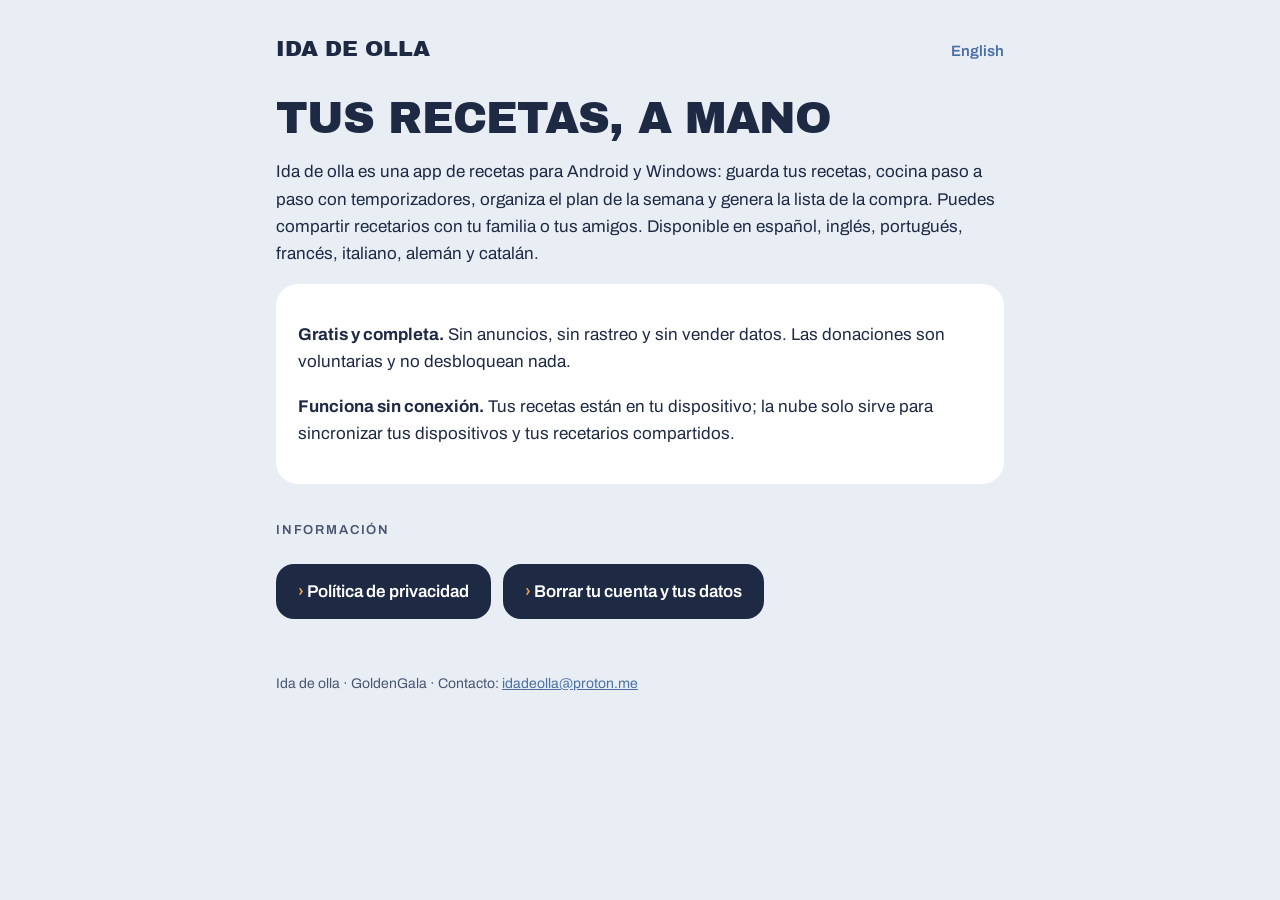
<file: index.html>
<!doctype html>
<html lang="es">
<head>
<meta charset="utf-8">
<meta name="viewport" content="width=device-width, initial-scale=1">
<title>Ida de olla</title>
<meta name="description" content="Ida de olla: tus recetas, tu plan semanal y tu lista de la compra, en el móvil y en el PC. Gratis, sin anuncios y sin rastreo.">
<link rel="alternate" hreflang="es" href="https://goldengala.github.io/ida-de-olla-web/">
<link rel="alternate" hreflang="en" href="https://goldengala.github.io/ida-de-olla-web/en/">
<link rel="stylesheet" href="estilo.css">
</head>
<body>
<main>
  <header><a href="./">Ida de olla</a> <a class="idioma" href="en/" lang="en">English</a></header>

  <h1>Tus recetas, a mano</h1>
  <p>Ida de olla es una app de recetas para Android y Windows: guarda tus recetas, cocina paso a paso con
  temporizadores, organiza el plan de la semana y genera la lista de la compra. Puedes compartir recetarios
  con tu familia o tus amigos. Disponible en español, inglés, portugués, francés, italiano, alemán y
  catalán.</p>

  <div class="tarjeta">
    <p><strong>Gratis y completa.</strong> Sin anuncios, sin rastreo y sin vender datos. Las donaciones
    son voluntarias y no desbloquean nada.</p>
    <p><strong>Funciona sin conexión.</strong> Tus recetas están en tu dispositivo; la nube solo sirve
    para sincronizar tus dispositivos y tus recetarios compartidos.</p>
  </div>

  <h2>Información</h2>
  <p>
    <a class="boton" href="privacidad.html">Política de privacidad</a>
    <a class="boton" href="borrar-cuenta.html">Borrar tu cuenta y tus datos</a>
  </p>

  <footer>
    Ida de olla · GoldenGala · Contacto:
    <a href="mailto:idadeolla@proton.me">idadeolla@proton.me</a>
  </footer>
</main>
</body>
</html>
</file>
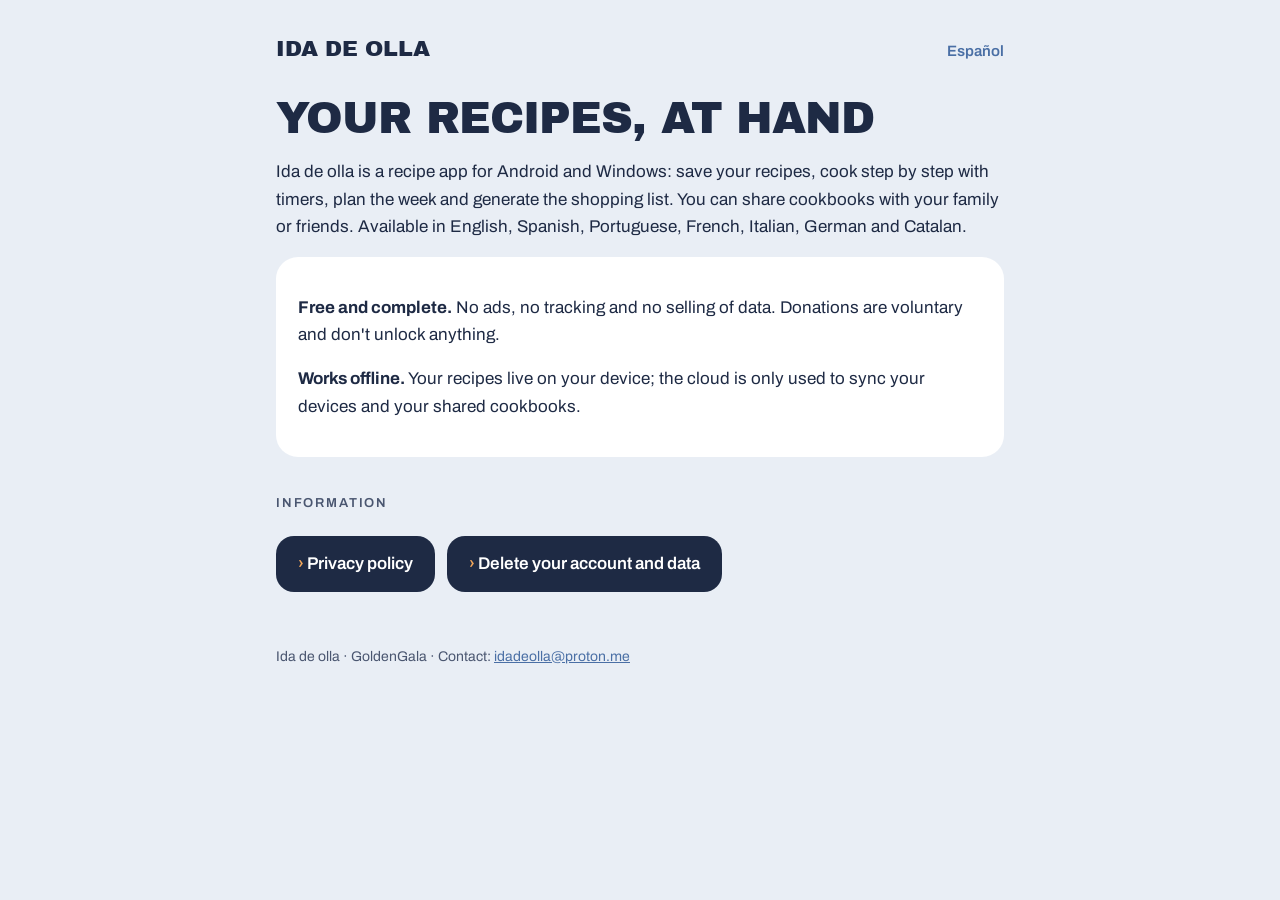
<file: en/index.html>
<!doctype html>
<html lang="en">
<head>
<meta charset="utf-8">
<meta name="viewport" content="width=device-width, initial-scale=1">
<title>Ida de olla</title>
<meta name="description" content="Ida de olla: your recipes, your weekly plan and your shopping list, on your phone and your PC. Free, no ads and no tracking.">
<link rel="alternate" hreflang="es" href="https://goldengala.github.io/ida-de-olla-web/">
<link rel="alternate" hreflang="en" href="https://goldengala.github.io/ida-de-olla-web/en/">
<link rel="stylesheet" href="../estilo.css">
</head>
<body>
<main>
  <header><a href="./">Ida de olla</a> <a class="idioma" href="../" lang="es">Español</a></header>

  <h1>Your recipes, at hand</h1>
  <p>Ida de olla is a recipe app for Android and Windows: save your recipes, cook step by step with
  timers, plan the week and generate the shopping list. You can share cookbooks with your family or
  friends. Available in English, Spanish, Portuguese, French, Italian, German and Catalan.</p>

  <div class="tarjeta">
    <p><strong>Free and complete.</strong> No ads, no tracking and no selling of data. Donations are
    voluntary and don't unlock anything.</p>
    <p><strong>Works offline.</strong> Your recipes live on your device; the cloud is only used to sync
    your devices and your shared cookbooks.</p>
  </div>

  <h2>Information</h2>
  <p>
    <a class="boton" href="privacy.html">Privacy policy</a>
    <a class="boton" href="delete-account.html">Delete your account and data</a>
  </p>

  <footer>
    Ida de olla · GoldenGala · Contact:
    <a href="mailto:idadeolla@proton.me">idadeolla@proton.me</a>
  </footer>
</main>
</body>
</html>
</file>
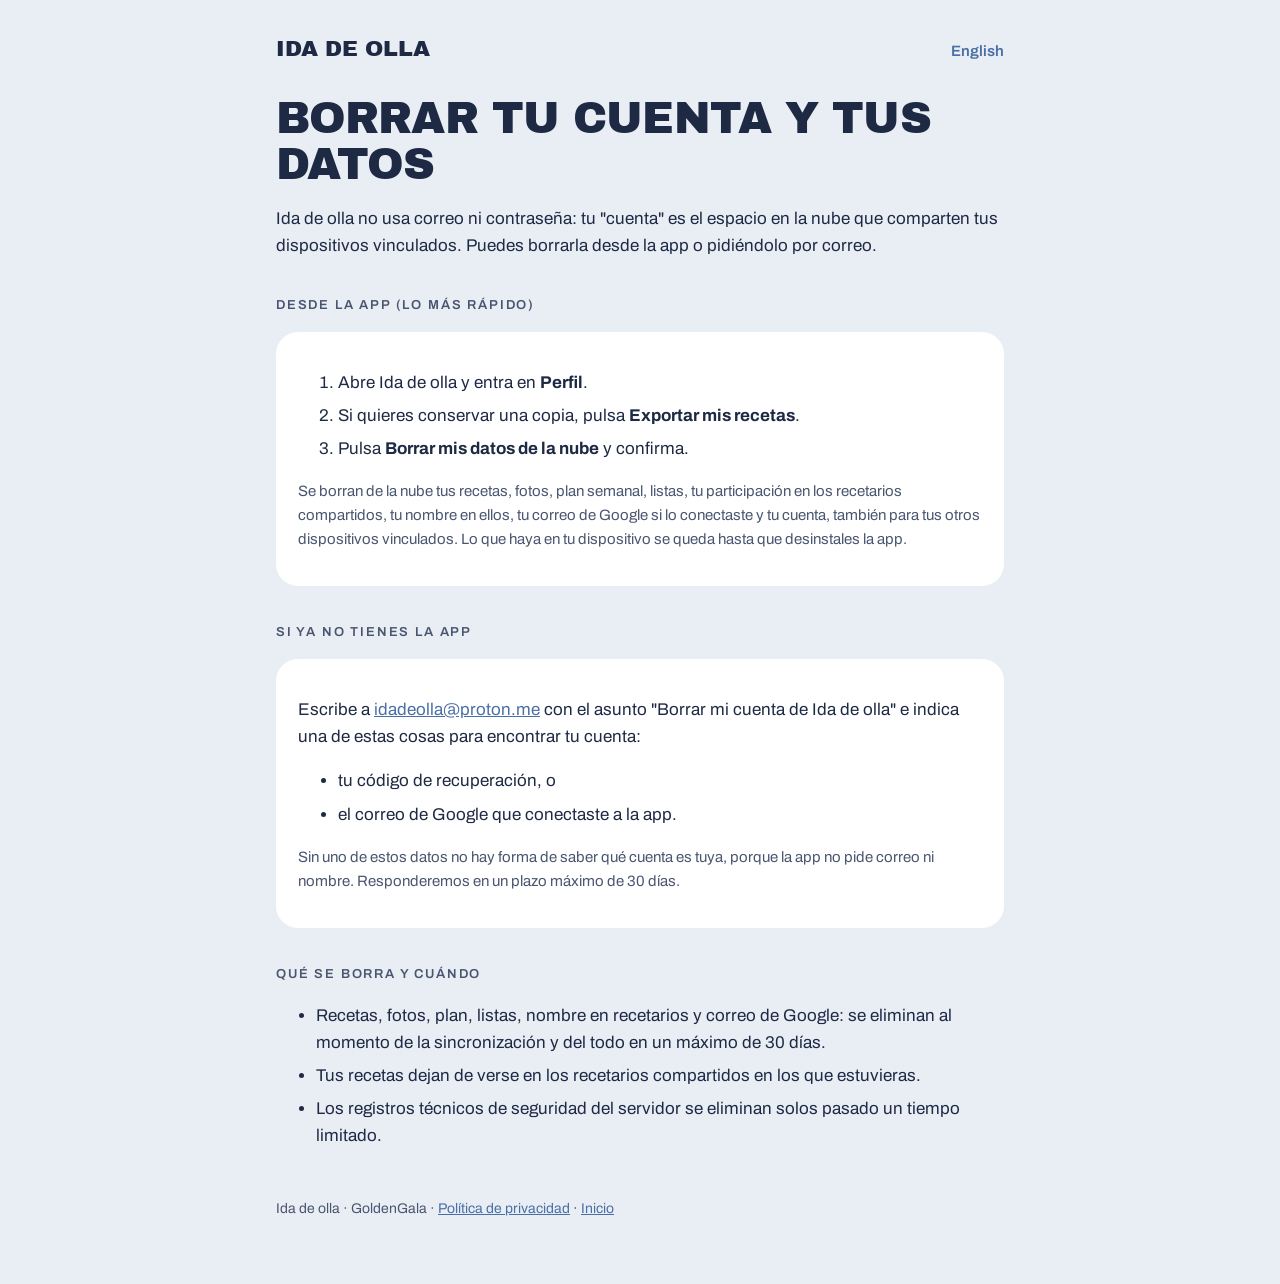
<file: borrar-cuenta.html>
<!doctype html>
<html lang="es">
<head>
<meta charset="utf-8">
<meta name="viewport" content="width=device-width, initial-scale=1">
<title>Borrar tu cuenta · Ida de olla</title>
<meta name="description" content="Cómo borrar tu cuenta y tus datos de Ida de olla.">
<link rel="alternate" hreflang="es" href="https://goldengala.github.io/ida-de-olla-web/borrar-cuenta.html">
<link rel="alternate" hreflang="en" href="https://goldengala.github.io/ida-de-olla-web/en/delete-account.html">
<link rel="stylesheet" href="estilo.css">
</head>
<body>
<main>
  <header><a href="./">Ida de olla</a> <a class="idioma" href="en/delete-account.html" lang="en">English</a></header>

  <h1>Borrar tu cuenta y tus datos</h1>
  <p>Ida de olla no usa correo ni contraseña: tu "cuenta" es el espacio en la nube que comparten tus
  dispositivos vinculados. Puedes borrarla desde la app o pidiéndolo por correo.</p>

  <h2>Desde la app (lo más rápido)</h2>
  <div class="tarjeta">
    <ol>
      <li>Abre Ida de olla y entra en <strong>Perfil</strong>.</li>
      <li>Si quieres conservar una copia, pulsa <strong>Exportar mis recetas</strong>.</li>
      <li>Pulsa <strong>Borrar mis datos de la nube</strong> y confirma.</li>
    </ol>
    <p class="nota">Se borran de la nube tus recetas, fotos, plan semanal, listas, tu participación en los recetarios
    compartidos, tu nombre en ellos, tu correo de Google si lo conectaste y tu cuenta, también para
    tus otros dispositivos vinculados. Lo que haya en tu dispositivo se queda hasta que desinstales la
    app.</p>
  </div>

  <h2>Si ya no tienes la app</h2>
  <div class="tarjeta">
    <p>Escribe a <a href="mailto:idadeolla@proton.me?subject=Borrar%20mi%20cuenta%20de%20Ida%20de%20olla">idadeolla@proton.me</a>
    con el asunto "Borrar mi cuenta de Ida de olla" e indica una de estas cosas para encontrar tu cuenta:</p>
    <ul>
      <li>tu código de recuperación, o</li>
      <li>el correo de Google que conectaste a la app.</li>
    </ul>
    <p class="nota">Sin uno de estos datos no hay forma de saber qué cuenta es tuya, porque la app no pide
    correo ni nombre. Responderemos en un plazo máximo de 30 días.</p>
  </div>

  <h2>Qué se borra y cuándo</h2>
  <ul>
    <li>Recetas, fotos, plan, listas, nombre en recetarios y correo de Google: se eliminan al momento de
    la sincronización y del todo en un máximo de 30 días.</li>
    <li>Tus recetas dejan de verse en los recetarios compartidos en los que estuvieras.</li>
    <li>Los registros técnicos de seguridad del servidor se eliminan solos pasado un tiempo limitado.</li>
  </ul>

  <footer>Ida de olla · GoldenGala · <a href="privacidad.html">Política de privacidad</a> ·
  <a href="./">Inicio</a></footer>
</main>
</body>
</html>
</file>
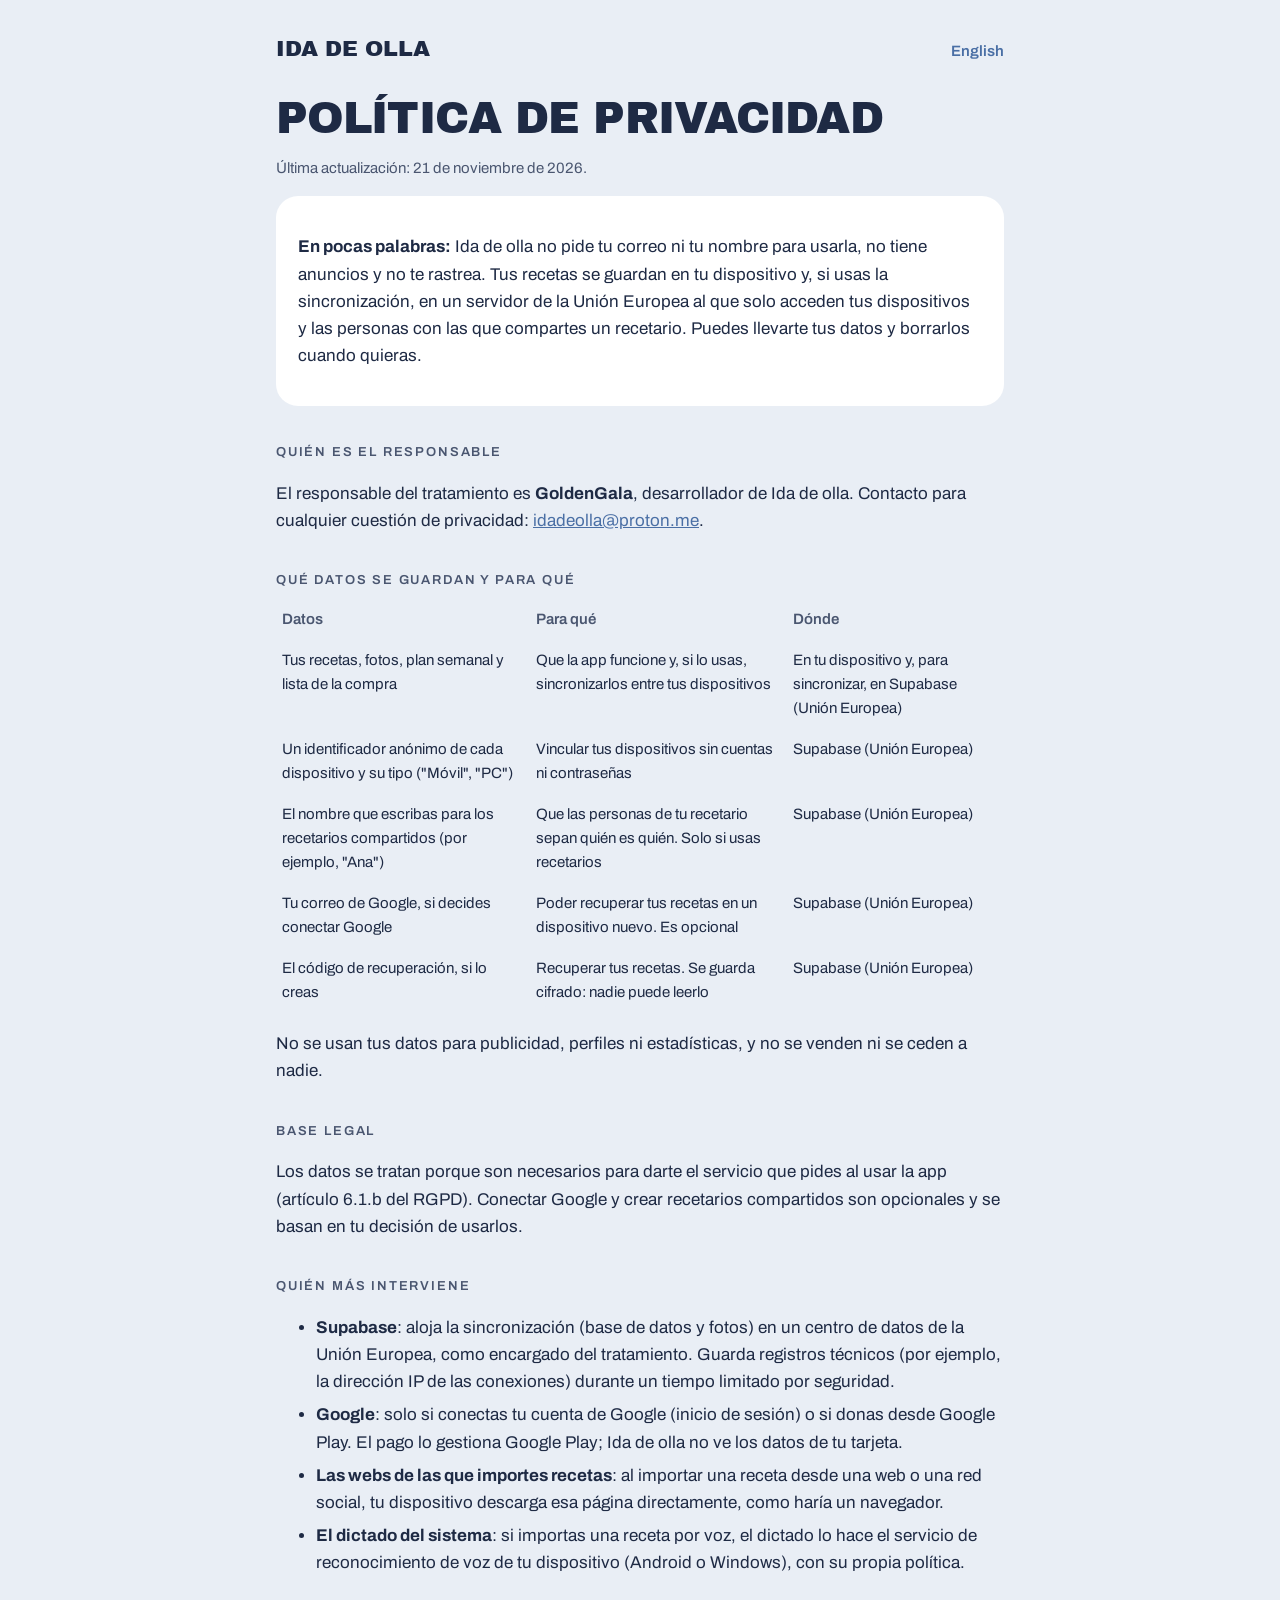
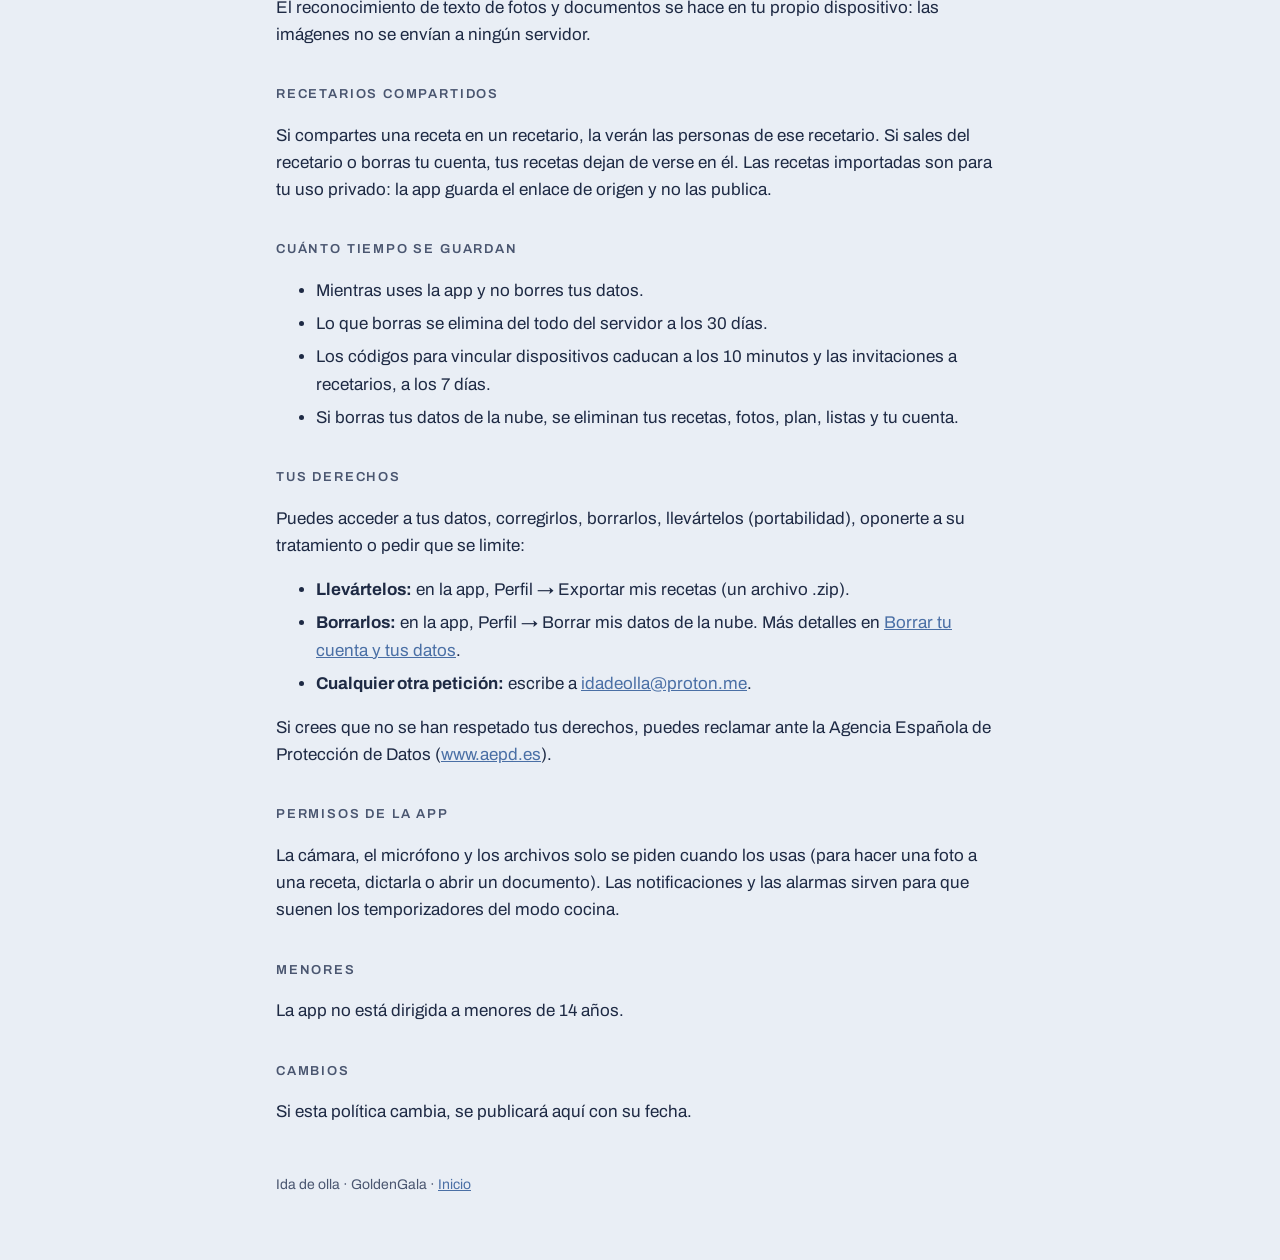
<file: privacidad.html>
<!doctype html>
<html lang="es">
<head>
<meta charset="utf-8">
<meta name="viewport" content="width=device-width, initial-scale=1">
<title>Privacidad · Ida de olla</title>
<meta name="description" content="Política de privacidad de la app Ida de olla.">
<link rel="alternate" hreflang="es" href="https://goldengala.github.io/ida-de-olla-web/privacidad.html">
<link rel="alternate" hreflang="en" href="https://goldengala.github.io/ida-de-olla-web/en/privacy.html">
<link rel="stylesheet" href="estilo.css">
</head>
<body>
<main>
  <header><a href="./">Ida de olla</a> <a class="idioma" href="en/privacy.html" lang="en">English</a></header>

  <h1>Política de privacidad</h1>
  <p class="nota">Última actualización: 21 de noviembre de 2026.</p>

  <div class="tarjeta">
    <p><strong>En pocas palabras:</strong> Ida de olla no pide tu correo ni tu nombre para usarla, no tiene
    anuncios y no te rastrea. Tus recetas se guardan en tu dispositivo y, si usas la sincronización, en un
    servidor de la Unión Europea al que solo acceden tus dispositivos y las personas con las que compartes
    un recetario. Puedes llevarte tus datos y borrarlos cuando quieras.</p>
  </div>

  <h2>Quién es el responsable</h2>
  <p>El responsable del tratamiento es <strong>GoldenGala</strong>, desarrollador de Ida de olla.
  Contacto para cualquier cuestión de privacidad: <a href="mailto:idadeolla@proton.me">idadeolla@proton.me</a>.</p>

  <h2>Qué datos se guardan y para qué</h2>
  <table>
    <tr><th>Datos</th><th>Para qué</th><th>Dónde</th></tr>
    <tr>
      <td>Tus recetas, fotos, plan semanal y lista de la compra</td>
      <td>Que la app funcione y, si lo usas, sincronizarlos entre tus dispositivos</td>
      <td>En tu dispositivo y, para sincronizar, en Supabase (Unión Europea)</td>
    </tr>
    <tr>
      <td>Un identificador anónimo de cada dispositivo y su tipo ("Móvil", "PC")</td>
      <td>Vincular tus dispositivos sin cuentas ni contraseñas</td>
      <td>Supabase (Unión Europea)</td>
    </tr>
    <tr>
      <td>El nombre que escribas para los recetarios compartidos (por ejemplo, "Ana")</td>
      <td>Que las personas de tu recetario sepan quién es quién. Solo si usas recetarios</td>
      <td>Supabase (Unión Europea)</td>
    </tr>
    <tr>
      <td>Tu correo de Google, si decides conectar Google</td>
      <td>Poder recuperar tus recetas en un dispositivo nuevo. Es opcional</td>
      <td>Supabase (Unión Europea)</td>
    </tr>
    <tr>
      <td>El código de recuperación, si lo creas</td>
      <td>Recuperar tus recetas. Se guarda cifrado: nadie puede leerlo</td>
      <td>Supabase (Unión Europea)</td>
    </tr>
  </table>
  <p>No se usan tus datos para publicidad, perfiles ni estadísticas, y no se venden ni se ceden a nadie.</p>

  <h2>Base legal</h2>
  <p>Los datos se tratan porque son necesarios para darte el servicio que pides al usar la app
  (artículo 6.1.b del RGPD). Conectar Google y crear recetarios compartidos son opcionales y se basan en tu
  decisión de usarlos.</p>

  <h2>Quién más interviene</h2>
  <ul>
    <li><strong>Supabase</strong>: aloja la sincronización (base de datos y fotos) en un centro de datos de
    la Unión Europea, como encargado del tratamiento. Guarda registros técnicos (por ejemplo, la dirección
    IP de las conexiones) durante un tiempo limitado por seguridad.</li>
    <li><strong>Google</strong>: solo si conectas tu cuenta de Google (inicio de sesión) o si donas desde
    Google Play. El pago lo gestiona Google Play; Ida de olla no ve los datos de tu tarjeta.</li>
    <li><strong>Las webs de las que importes recetas</strong>: al importar una receta desde una web o una
    red social, tu dispositivo descarga esa página directamente, como haría un navegador.</li>
    <li><strong>El dictado del sistema</strong>: si importas una receta por voz, el dictado lo hace el
    servicio de reconocimiento de voz de tu dispositivo (Android o Windows), con su propia política.</li>
  </ul>
  <p>El reconocimiento de texto de fotos y documentos se hace en tu propio dispositivo: las imágenes no se
  envían a ningún servidor.</p>

  <h2>Recetarios compartidos</h2>
  <p>Si compartes una receta en un recetario, la verán las personas de ese recetario. Si sales del
  recetario o borras tu cuenta, tus recetas dejan de verse en él. Las recetas importadas son para tu uso
  privado: la app guarda el enlace de origen y no las publica.</p>

  <h2>Cuánto tiempo se guardan</h2>
  <ul>
    <li>Mientras uses la app y no borres tus datos.</li>
    <li>Lo que borras se elimina del todo del servidor a los 30 días.</li>
    <li>Los códigos para vincular dispositivos caducan a los 10 minutos y las invitaciones a recetarios, a
    los 7 días.</li>
    <li>Si borras tus datos de la nube, se eliminan tus recetas, fotos, plan, listas y tu cuenta.</li>
  </ul>

  <h2>Tus derechos</h2>
  <p>Puedes acceder a tus datos, corregirlos, borrarlos, llevártelos (portabilidad), oponerte a su
  tratamiento o pedir que se limite:</p>
  <ul>
    <li><strong>Llevártelos:</strong> en la app, Perfil → Exportar mis recetas (un archivo .zip).</li>
    <li><strong>Borrarlos:</strong> en la app, Perfil → Borrar mis datos de la nube. Más detalles en
    <a href="borrar-cuenta.html">Borrar tu cuenta y tus datos</a>.</li>
    <li><strong>Cualquier otra petición:</strong> escribe a
    <a href="mailto:idadeolla@proton.me">idadeolla@proton.me</a>.</li>
  </ul>
  <p>Si crees que no se han respetado tus derechos, puedes reclamar ante la Agencia Española de Protección
  de Datos (<a href="https://www.aepd.es">www.aepd.es</a>).</p>

  <h2>Permisos de la app</h2>
  <p>La cámara, el micrófono y los archivos solo se piden cuando los usas (para hacer una foto a una
  receta, dictarla o abrir un documento). Las notificaciones y las alarmas sirven para que suenen los
  temporizadores del modo cocina.</p>

  <h2>Menores</h2>
  <p>La app no está dirigida a menores de 14 años.</p>

  <h2>Cambios</h2>
  <p>Si esta política cambia, se publicará aquí con su fecha.</p>

  <footer>Ida de olla · GoldenGala · <a href="./">Inicio</a></footer>
</main>
</body>
</html>
</file>
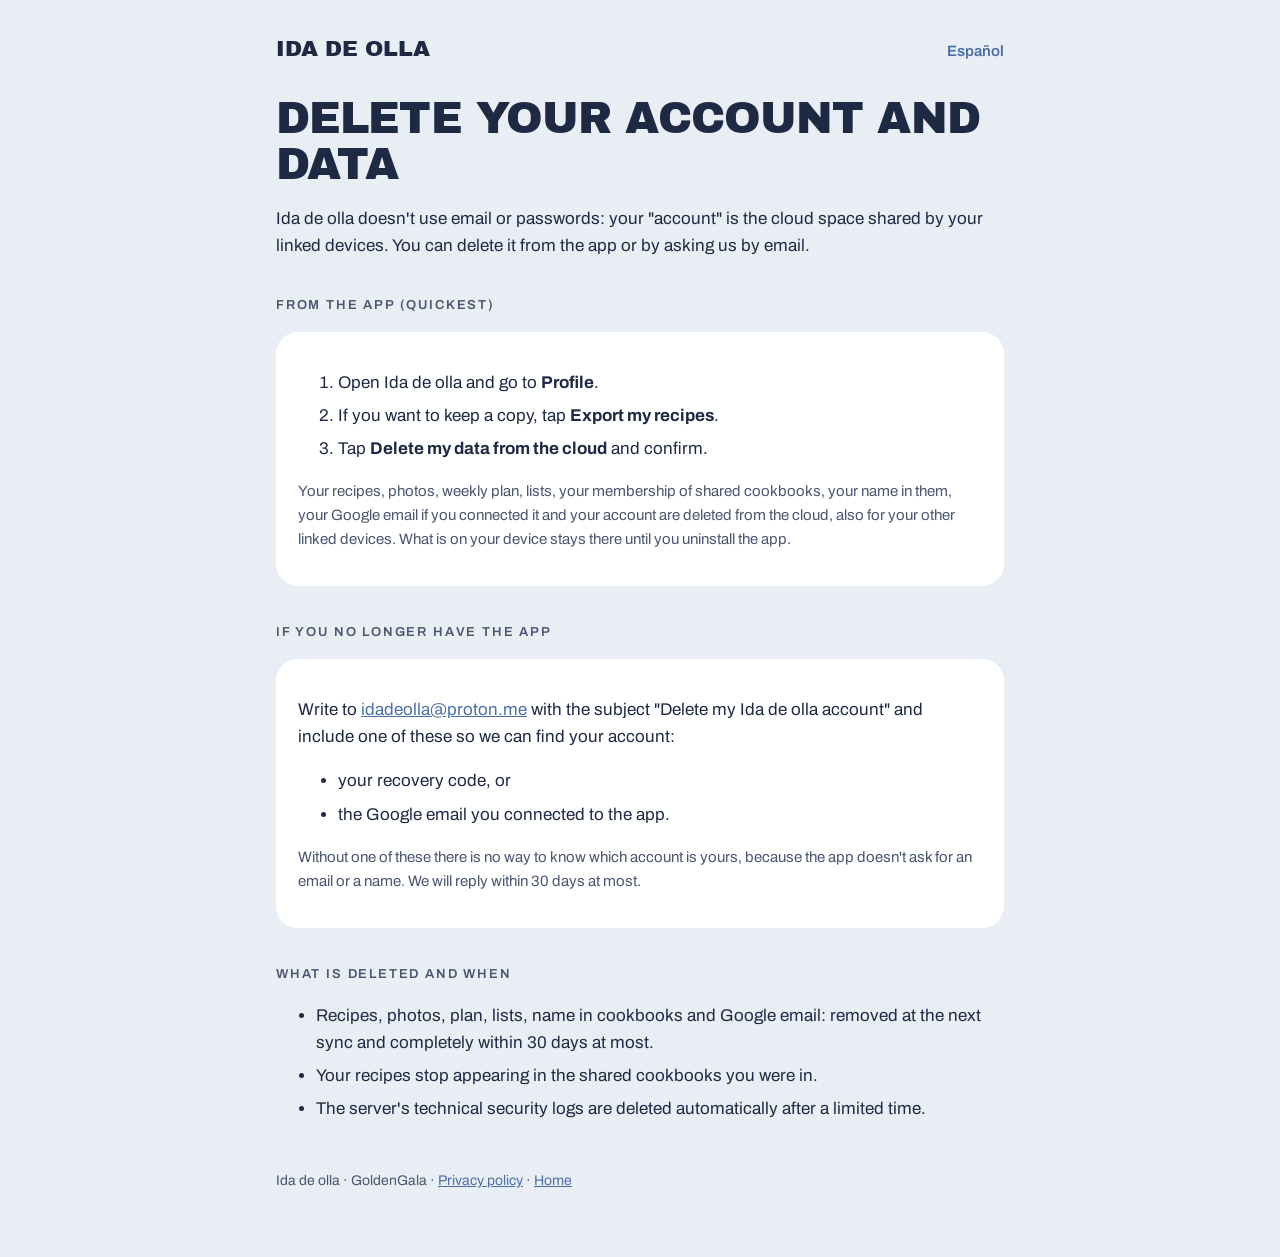
<file: en/delete-account.html>
<!doctype html>
<html lang="en">
<head>
<meta charset="utf-8">
<meta name="viewport" content="width=device-width, initial-scale=1">
<title>Delete your account · Ida de olla</title>
<meta name="description" content="How to delete your Ida de olla account and data.">
<link rel="alternate" hreflang="es" href="https://goldengala.github.io/ida-de-olla-web/borrar-cuenta.html">
<link rel="alternate" hreflang="en" href="https://goldengala.github.io/ida-de-olla-web/en/delete-account.html">
<link rel="stylesheet" href="../estilo.css">
</head>
<body>
<main>
  <header><a href="./">Ida de olla</a> <a class="idioma" href="../borrar-cuenta.html" lang="es">Español</a></header>

  <h1>Delete your account and data</h1>
  <p>Ida de olla doesn't use email or passwords: your "account" is the cloud space shared by your
  linked devices. You can delete it from the app or by asking us by email.</p>

  <h2>From the app (quickest)</h2>
  <div class="tarjeta">
    <ol>
      <li>Open Ida de olla and go to <strong>Profile</strong>.</li>
      <li>If you want to keep a copy, tap <strong>Export my recipes</strong>.</li>
      <li>Tap <strong>Delete my data from the cloud</strong> and confirm.</li>
    </ol>
    <p class="nota">Your recipes, photos, weekly plan, lists, your membership of shared cookbooks, your
    name in them, your Google email if you connected it and your account are deleted from the cloud,
    also for your other linked devices. What is on your device stays there until you uninstall the
    app.</p>
  </div>

  <h2>If you no longer have the app</h2>
  <div class="tarjeta">
    <p>Write to <a href="mailto:idadeolla@proton.me?subject=Delete%20my%20Ida%20de%20olla%20account">idadeolla@proton.me</a>
    with the subject "Delete my Ida de olla account" and include one of these so we can find your
    account:</p>
    <ul>
      <li>your recovery code, or</li>
      <li>the Google email you connected to the app.</li>
    </ul>
    <p class="nota">Without one of these there is no way to know which account is yours, because the app
    doesn't ask for an email or a name. We will reply within 30 days at most.</p>
  </div>

  <h2>What is deleted and when</h2>
  <ul>
    <li>Recipes, photos, plan, lists, name in cookbooks and Google email: removed at the next sync and
    completely within 30 days at most.</li>
    <li>Your recipes stop appearing in the shared cookbooks you were in.</li>
    <li>The server's technical security logs are deleted automatically after a limited time.</li>
  </ul>

  <footer>Ida de olla · GoldenGala · <a href="privacy.html">Privacy policy</a> ·
  <a href="./">Home</a></footer>
</main>
</body>
</html>
</file>
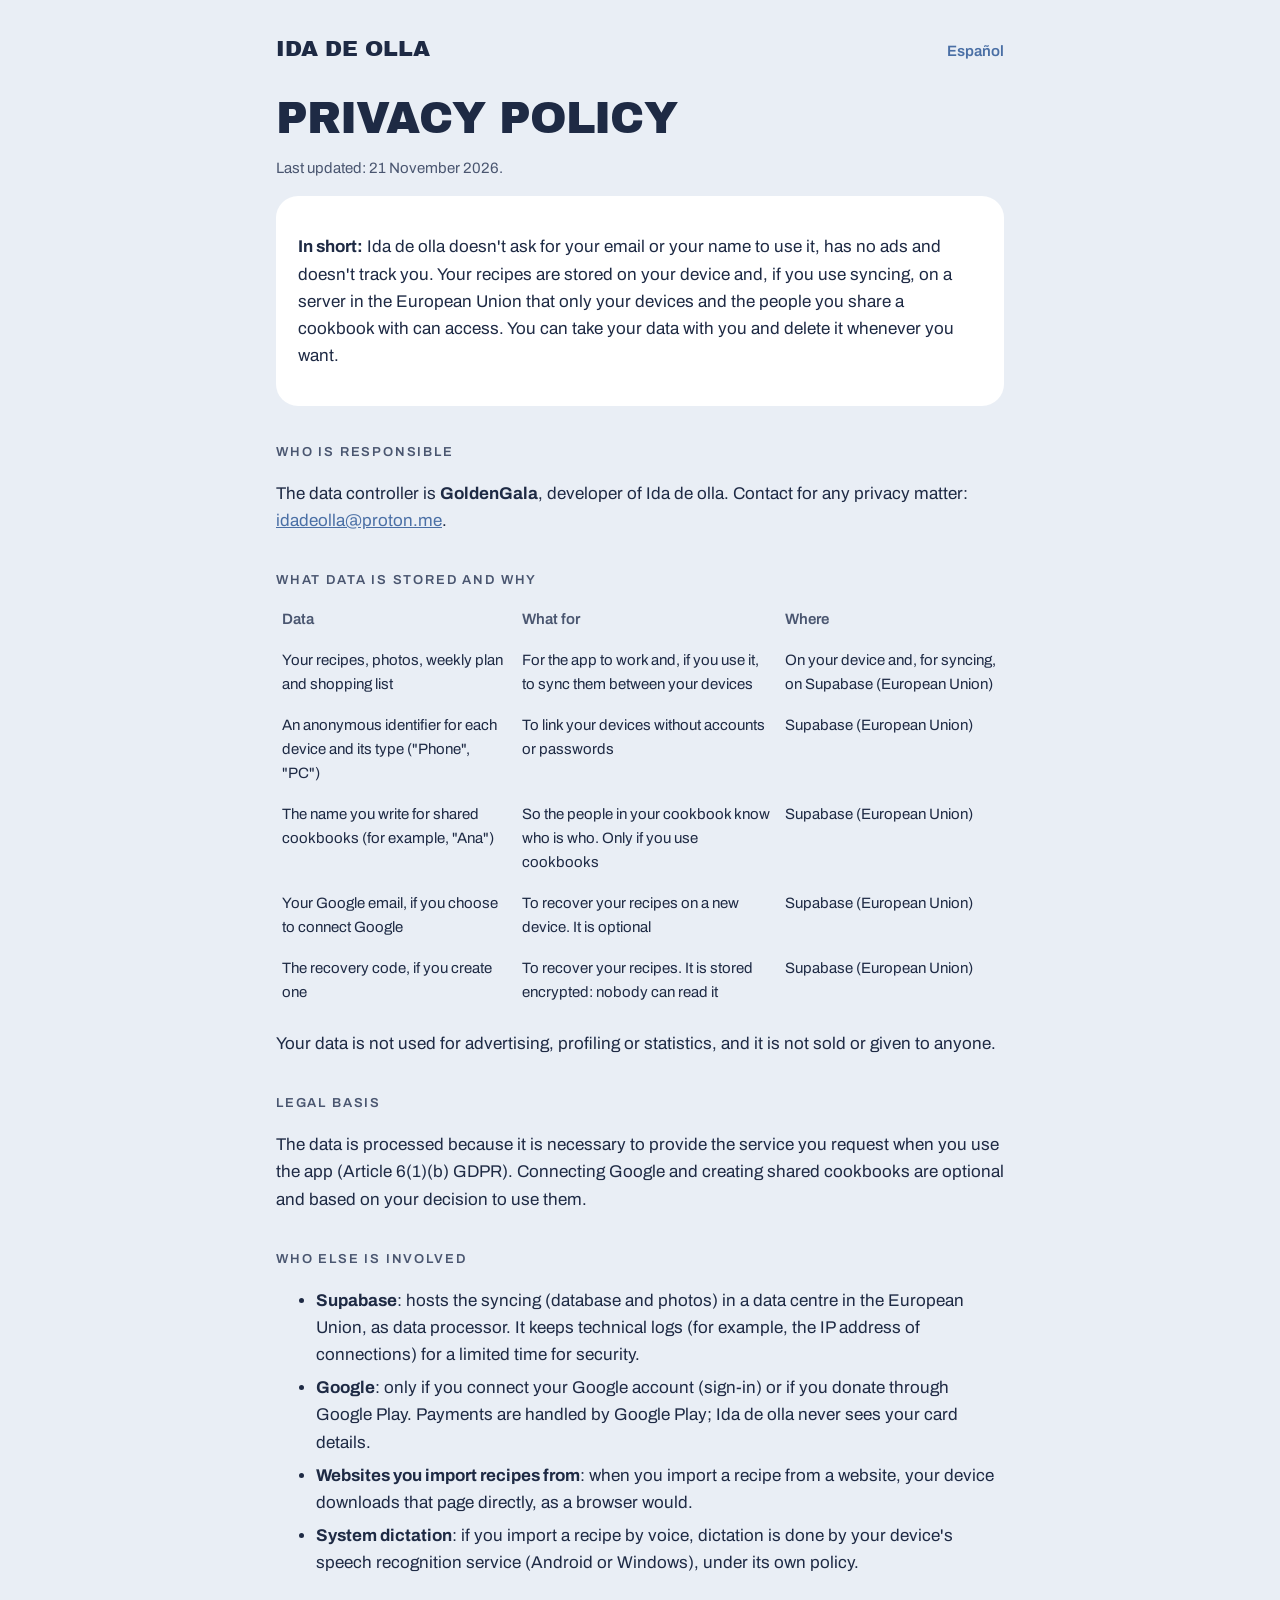
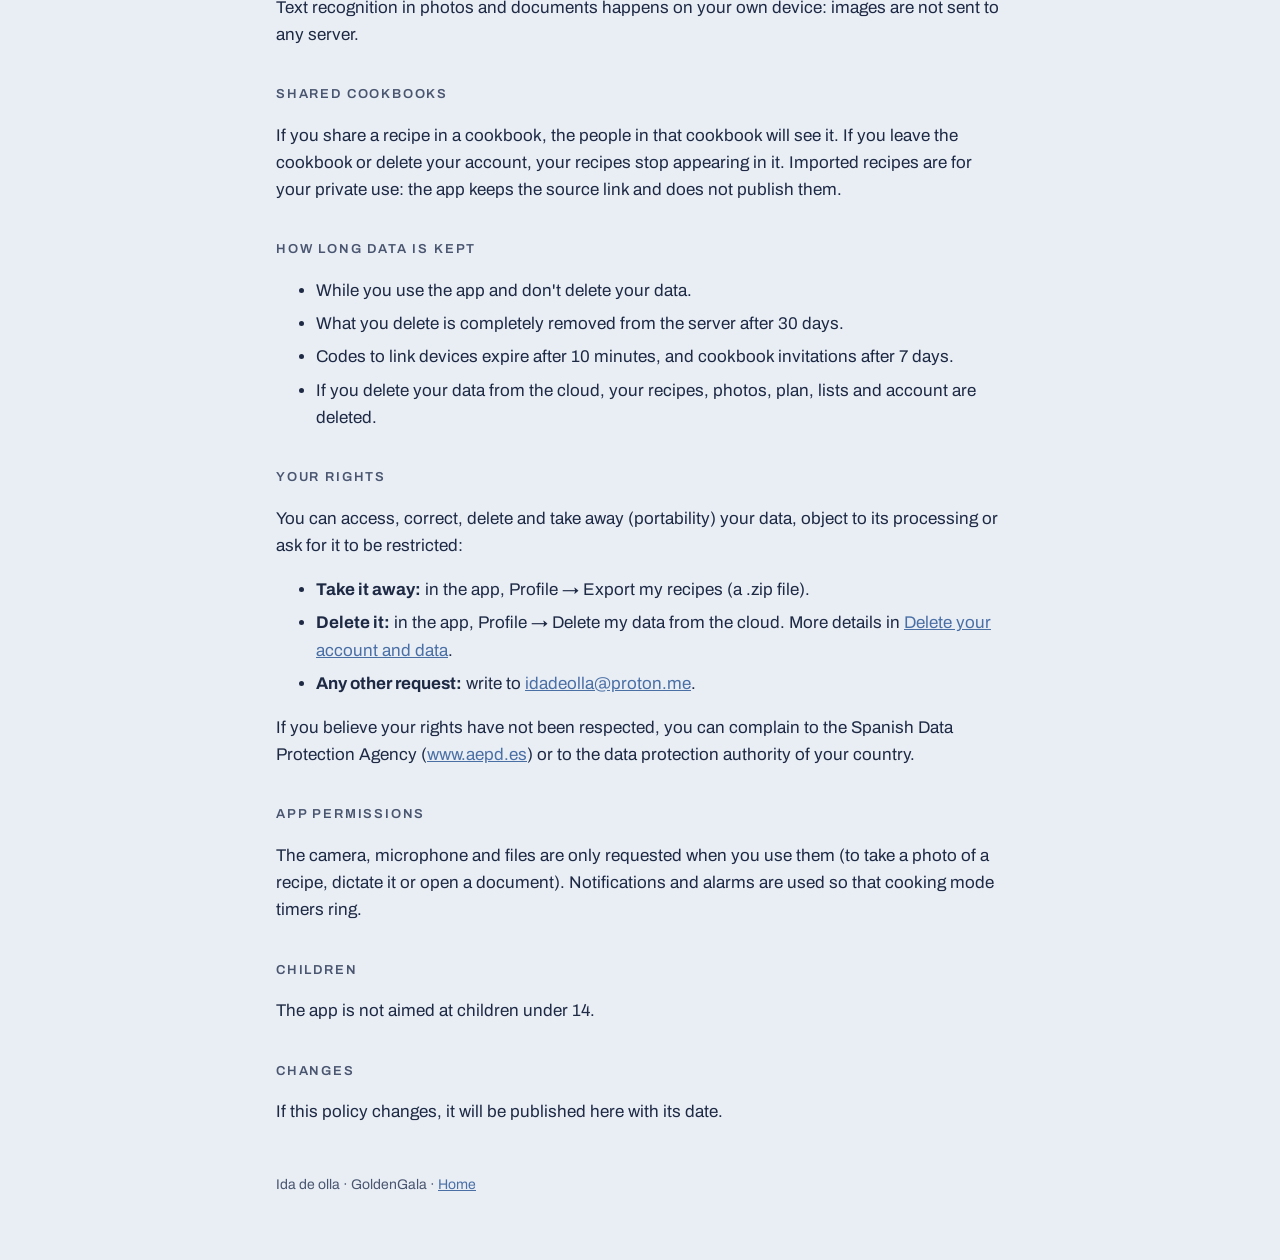
<file: en/privacy.html>
<!doctype html>
<html lang="en">
<head>
<meta charset="utf-8">
<meta name="viewport" content="width=device-width, initial-scale=1">
<title>Privacy · Ida de olla</title>
<meta name="description" content="Privacy policy of the Ida de olla app.">
<link rel="alternate" hreflang="es" href="https://goldengala.github.io/ida-de-olla-web/privacidad.html">
<link rel="alternate" hreflang="en" href="https://goldengala.github.io/ida-de-olla-web/en/privacy.html">
<link rel="stylesheet" href="../estilo.css">
</head>
<body>
<main>
  <header><a href="./">Ida de olla</a> <a class="idioma" href="../privacidad.html" lang="es">Español</a></header>

  <h1>Privacy policy</h1>
  <p class="nota">Last updated: 21 November 2026.</p>

  <div class="tarjeta">
    <p><strong>In short:</strong> Ida de olla doesn't ask for your email or your name to use it, has no
    ads and doesn't track you. Your recipes are stored on your device and, if you use syncing, on a
    server in the European Union that only your devices and the people you share a cookbook with can
    access. You can take your data with you and delete it whenever you want.</p>
  </div>

  <h2>Who is responsible</h2>
  <p>The data controller is <strong>GoldenGala</strong>, developer of Ida de olla.
  Contact for any privacy matter: <a href="mailto:idadeolla@proton.me">idadeolla@proton.me</a>.</p>

  <h2>What data is stored and why</h2>
  <table>
    <tr><th>Data</th><th>What for</th><th>Where</th></tr>
    <tr>
      <td>Your recipes, photos, weekly plan and shopping list</td>
      <td>For the app to work and, if you use it, to sync them between your devices</td>
      <td>On your device and, for syncing, on Supabase (European Union)</td>
    </tr>
    <tr>
      <td>An anonymous identifier for each device and its type ("Phone", "PC")</td>
      <td>To link your devices without accounts or passwords</td>
      <td>Supabase (European Union)</td>
    </tr>
    <tr>
      <td>The name you write for shared cookbooks (for example, "Ana")</td>
      <td>So the people in your cookbook know who is who. Only if you use cookbooks</td>
      <td>Supabase (European Union)</td>
    </tr>
    <tr>
      <td>Your Google email, if you choose to connect Google</td>
      <td>To recover your recipes on a new device. It is optional</td>
      <td>Supabase (European Union)</td>
    </tr>
    <tr>
      <td>The recovery code, if you create one</td>
      <td>To recover your recipes. It is stored encrypted: nobody can read it</td>
      <td>Supabase (European Union)</td>
    </tr>
  </table>
  <p>Your data is not used for advertising, profiling or statistics, and it is not sold or given to
  anyone.</p>

  <h2>Legal basis</h2>
  <p>The data is processed because it is necessary to provide the service you request when you use the
  app (Article 6(1)(b) GDPR). Connecting Google and creating shared cookbooks are optional and based on
  your decision to use them.</p>

  <h2>Who else is involved</h2>
  <ul>
    <li><strong>Supabase</strong>: hosts the syncing (database and photos) in a data centre in the
    European Union, as data processor. It keeps technical logs (for example, the IP address of
    connections) for a limited time for security.</li>
    <li><strong>Google</strong>: only if you connect your Google account (sign-in) or if you donate
    through Google Play. Payments are handled by Google Play; Ida de olla never sees your card
    details.</li>
    <li><strong>Websites you import recipes from</strong>: when you import a recipe from a website, your
    device downloads that page directly, as a browser would.</li>
    <li><strong>System dictation</strong>: if you import a recipe by voice, dictation is done by your
    device's speech recognition service (Android or Windows), under its own policy.</li>
  </ul>
  <p>Text recognition in photos and documents happens on your own device: images are not sent to any
  server.</p>

  <h2>Shared cookbooks</h2>
  <p>If you share a recipe in a cookbook, the people in that cookbook will see it. If you leave the
  cookbook or delete your account, your recipes stop appearing in it. Imported recipes are for your
  private use: the app keeps the source link and does not publish them.</p>

  <h2>How long data is kept</h2>
  <ul>
    <li>While you use the app and don't delete your data.</li>
    <li>What you delete is completely removed from the server after 30 days.</li>
    <li>Codes to link devices expire after 10 minutes, and cookbook invitations after 7 days.</li>
    <li>If you delete your data from the cloud, your recipes, photos, plan, lists and account are
    deleted.</li>
  </ul>

  <h2>Your rights</h2>
  <p>You can access, correct, delete and take away (portability) your data, object to its processing
  or ask for it to be restricted:</p>
  <ul>
    <li><strong>Take it away:</strong> in the app, Profile → Export my recipes (a .zip file).</li>
    <li><strong>Delete it:</strong> in the app, Profile → Delete my data from the cloud. More details in
    <a href="delete-account.html">Delete your account and data</a>.</li>
    <li><strong>Any other request:</strong> write to
    <a href="mailto:idadeolla@proton.me">idadeolla@proton.me</a>.</li>
  </ul>
  <p>If you believe your rights have not been respected, you can complain to the Spanish Data
  Protection Agency (<a href="https://www.aepd.es">www.aepd.es</a>) or to the data protection authority
  of your country.</p>

  <h2>App permissions</h2>
  <p>The camera, microphone and files are only requested when you use them (to take a photo of a
  recipe, dictate it or open a document). Notifications and alarms are used so that cooking mode
  timers ring.</p>

  <h2>Children</h2>
  <p>The app is not aimed at children under 14.</p>

  <h2>Changes</h2>
  <p>If this policy changes, it will be published here with its date.</p>

  <footer>Ida de olla · GoldenGala · <a href="./">Home</a></footer>
</main>
</body>
</html>
</file>
<file: estilo.css>
/* Web de Ida de olla: sistema de diseño "Niebla". */
@import url('https://fonts.googleapis.com/css2?family=Archivo+Black&family=Archivo:wght@400;600&display=swap');

:root {
  --bruma: #e9eef5;
  --nube: #cfdaea;
  --pizarra: #4a6fa5;
  --albaricoque: #f2a65a;
  --marino: #1e2a44;
  --gris: #4a5670;
  --blanco: #ffffff;
}

* { box-sizing: border-box; }

body {
  margin: 0;
  background: var(--bruma);
  color: var(--marino);
  font-family: 'Archivo', system-ui, sans-serif;
  font-size: 17px;
  line-height: 1.6;
}

main {
  max-width: 760px;
  margin: 0 auto;
  padding: 32px 16px 64px;
}

header a {
  font-family: 'Archivo Black', 'Arial Black', sans-serif;
  text-transform: uppercase;
  color: var(--marino);
  text-decoration: none;
  font-size: 22px;
}

h1 {
  font-family: 'Archivo Black', 'Arial Black', sans-serif;
  font-weight: 400;
  text-transform: uppercase;
  letter-spacing: -0.02em;
  line-height: 1.05;
  font-size: clamp(30px, 6vw, 44px);
  margin: 28px 0 8px;
}

h2 {
  font-size: 13px;
  font-weight: 600;
  letter-spacing: 0.14em;
  text-transform: uppercase;
  color: var(--gris);
  margin: 36px 0 8px;
}

.tarjeta {
  background: var(--blanco);
  border-radius: 22px;
  padding: 20px 22px;
  margin: 16px 0;
}

.nota { color: var(--gris); font-size: 15px; }

a { color: var(--pizarra); }

.boton {
  display: inline-block;
  background: var(--marino);
  color: var(--blanco);
  border-radius: 18px;
  padding: 14px 22px;
  text-decoration: none;
  font-weight: 600;
  margin: 6px 8px 6px 0;
}

.boton::before { content: '› '; color: var(--albaricoque); }

ol li, ul li { margin: 6px 0; }

table { border-collapse: collapse; width: 100%; font-size: 15px; }
th, td { text-align: left; padding: 8px 6px; border-bottom: 1px solid var(--bruma); vertical-align: top; }
th { color: var(--gris); font-weight: 600; }

header {
  display: flex;
  justify-content: space-between;
  align-items: baseline;
  gap: 16px;
}

header a.idioma {
  font-family: 'Archivo', system-ui, sans-serif;
  text-transform: none;
  font-size: 15px;
  font-weight: 600;
  color: var(--pizarra);
}

footer { margin-top: 48px; color: var(--gris); font-size: 14px; }
</file>
